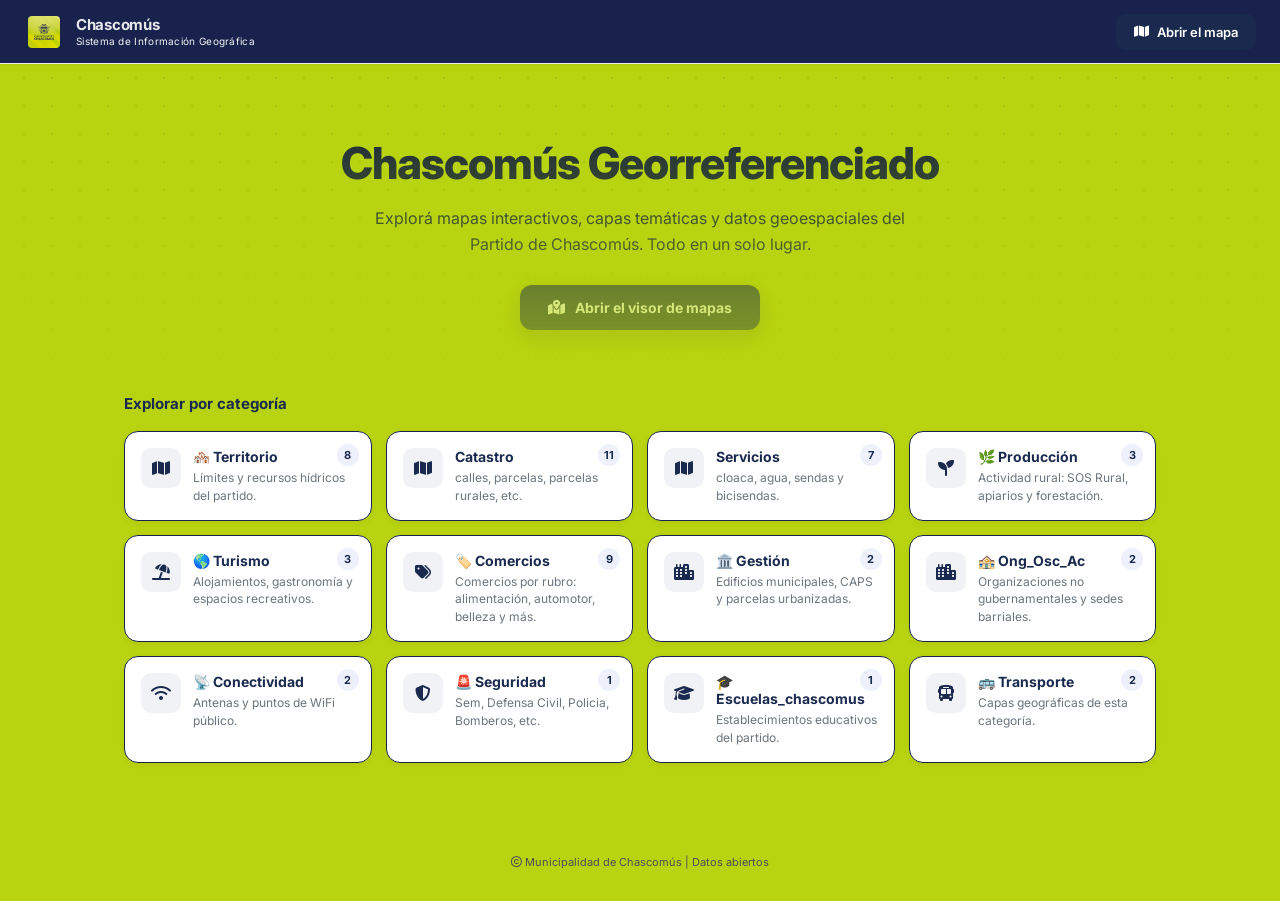
<file: index.html>
<!DOCTYPE html>
<html lang="es-AR">
<head>
    <meta charset="UTF-8">
    <meta name="viewport" content="width=device-width, initial-scale=1.0">
    <title>Chascomús SIG - Inicio</title>
    <meta name="description" content="Portal de mapas interactivos y capas geográficas del Partido de Chascomús. Territorio, comercios, turismo, servicios y más, todo en un solo lugar.">
    <meta name="theme-color" content="#1a2a4f">
    <meta name="apple-mobile-web-app-capable" content="yes">
    <meta name="apple-mobile-web-app-status-bar-style" content="black-translucent">

    <!-- Open Graph -->
    <meta property="og:title" content="Chascomús SIG - Portal Geográfico">
    <meta property="og:description" content="Explorá mapas interactivos, capas temáticas y datos geoespaciales del Partido de Chascomús.">
    <meta property="og:type" content="website">

    <!-- FAVICON -->
    <link rel="icon" type="image/jpeg" href="escudo.jpeg">
    <link rel="icon" type="image/svg+xml" href="data:image/svg+xml,<svg xmlns='http://www.w3.org/2000/svg' viewBox='0 0 100 100'><text y='.9em' font-size='90'>🏛️</text></svg>">
    <link rel="apple-touch-icon" href="iconos/icon-192.png">

    <!-- PWA Manifest -->
    <link rel="manifest" href="manifest.json">

    <!-- Resource Hints -->
    <link rel="preconnect" href="https://cdnjs.cloudflare.com" crossorigin>
    <link rel="dns-prefetch" href="https://fonts.googleapis.com">

    <!-- Font Awesome -->
    <link rel="stylesheet" href="https://cdnjs.cloudflare.com/ajax/libs/font-awesome/6.5.1/css/all.min.css" crossorigin="anonymous">

    <!-- Google Fonts -->
    <link href="https://fonts.googleapis.com/css2?family=Inter:wght@300;400;500;600;700;800&display=swap" rel="stylesheet" crossorigin="anonymous">

    <!-- Estilos -->
    <link rel="stylesheet" href="home.css">
</head>
<body>

<!-- HEADER -->
<header class="home-header" role="banner">
    <a href="index.html" class="home-logo" aria-label="Chascomús SIG - Inicio">
        <img src="escudo.jpeg" alt="Escudo Municipalidad de Chascomús">
        <div class="home-logo-text">
            <strong>Chascomús</strong>
            <span>Sistema de Información Geográfica</span>
        </div>
    </a>
    <a href="mapa.html" class="home-cta-btn">
        <i class="fas fa-map"></i> <span>Abrir el mapa</span>
    </a>
</header>

<main>
    <!-- HERO -->
    <section class="hero">
        <div class="hero-inner">
            <h1>Chascomús Georreferenciado</h1>
            <p>Explorá mapas interactivos, capas temáticas y datos geoespaciales del Partido de Chascomús. Todo en un solo lugar.</p>
            <a class="hero-cta" href="mapa.html">
                <i class="fas fa-map-location-dot"></i> Abrir el visor de mapas
            </a>
        </div>
    </section>

    <!-- CATEGORÍAS -->
    <section class="categories" aria-labelledby="categoriesTitle">
        <h2 id="categoriesTitle">Explorar por categoría</h2>
        <div class="category-grid" id="categoryGrid">
            <!-- Se completa dinámicamente desde json/home.js -->
        </div>
    </section>
</main>

<!-- FOOTER -->
<footer class="home-footer">
    <i class="far fa-copyright"></i> Municipalidad de Chascomús | Datos abiertos
</footer>

<script type="module" src="./json/home.js"></script>
</body>
</html>
</file>
<file: home.css>
* {
    margin: 0;
    padding: 0;
    box-sizing: border-box;
}

html, body {
    min-height: 100vh;
}

body {
    font-family: 'Inter', sans-serif;
    background: #b8d30f;
    color: #18224c;
    -webkit-font-smoothing: antialiased;
}

a {
    color: inherit;
}

:focus-visible {
    outline: 3px solid #b8d30f;
    outline-offset: 2px;
}

/* ============================================ */
/* HEADER */
/* ============================================ */
.home-header {
    position: sticky;
    top: 0;
    z-index: 100;
    height: 64px;
    background: #18224c;
    border-bottom: 1px solid #eceef2;
    box-shadow: 0 1px 3px rgba(16,24,40,0.04);
    display: flex;
    align-items: center;
    justify-content: space-between;
    padding: 0 24px;
}

.home-logo {
    display: flex;
    align-items: center;
    gap: 12px;
    text-decoration: none;
}

.home-logo img {
    width: 40px;
    height: 40px;
    border-radius: 8px;
    object-fit: cover;
    background: rgba(26,42,79,0.05);
    padding: 4px;
}

.home-logo-text {
    display: flex;
    flex-direction: column;
    line-height: 1.25;
}

.home-logo-text strong {
    font-size: 15px;
    font-weight: 700;
    color: #e7e9ed;
    letter-spacing: -0.3px;
}

.home-logo-text span {
    font-size: 10px;
    color: #f3f5f7;
    letter-spacing: 0.3px;
}

.home-cta-btn {
    display: flex;
    align-items: center;
    gap: 8px;
    background: #1a2a4f;
    color: white;
    text-decoration: none;
    font-size: 13px;
    font-weight: 600;
    padding: 10px 18px;
    border-radius: 10px;
    transition: background 0.2s, transform 0.2s;
}

.home-cta-btn:hover {
    background: #0f1a33;
    transform: translateY(-1px);
}

/* ============================================ */
/* HERO */
/* ============================================ */
.hero {
    position: relative;
    text-align: center;
    padding: 72px 24px 56px;
    overflow: hidden;
    background-image: radial-gradient(rgba(3, 24, 74, 0.08) 1.5px, transparent 1.5px);
    background-size: 28px 28px;
    background-position: center top;
    -webkit-mask-image: linear-gradient(to bottom, black, transparent 135%);
            mask-image: linear-gradient(to bottom, black, transparent 135%);
}

.hero-inner {
    position: relative;
    max-width: 720px;
    margin: 0 auto;
}

.hero h1 {
    font-size: clamp(28px, 4.5vw, 44px);
    font-weight: 800;
    color: #020e41;
    letter-spacing: -1px;
    margin-bottom: 16px;
}

.hero p {
    font-size: 16px;
    color: #020e41;
    line-height: 1.6;
    max-width: 560px;
    margin: 0 auto 28px;
}

.hero-cta {
    display: inline-flex;
    align-items: center;
    gap: 10px;
    background: #1a2a4f;
    color: white;
    text-decoration: none;
    font-size: 14px;
    font-weight: 700;
    padding: 14px 28px;
    border-radius: 12px;
    box-shadow: 0 8px 20px rgba(26,42,79,0.25);
    transition: transform 0.2s, box-shadow 0.2s;
}

.hero-cta:hover {
    transform: translateY(-1px);
    box-shadow: 0 12px 26px rgba(7, 25, 69, 0.3);
}

.hero-cta i {
    font-size: 15px;
}

/* ============================================ */
/* SECCIÓN DE CATEGORÍAS */
/* ============================================ */
.categories {
    max-width: 1080px;
    margin: 0 auto;
    padding: 8px 24px 72px;
}

.categories h2 {
    font-size: 15px;
    font-weight: 700;
    color: #1a2a4f;
    margin-bottom: 18px;
}

.category-grid {
    display: grid;
    grid-template-columns: repeat(auto-fill, minmax(230px, 1fr));
    gap: 14px;
}

.category-card {
    position: relative;
    display: flex;
    align-items: flex-start;
    gap: 12px;
    background: white;
    border: 1px solid #18224c;
    border-radius: 14px;
    padding: 16px;
    text-decoration: none;
    color: inherit;
    box-shadow: 0 2px 8px rgba(16,24,40,0.04);
    transition: transform 0.18s ease, box-shadow 0.18s ease, border-color 0.18s ease;
}

.category-card:hover {
    transform: translateY(-3px);
    border-color: #d8dee8;
    box-shadow: 0 10px 24px rgba(16,24,40,0.1);
}

.category-icon {
    flex-shrink: 0;
    width: 40px;
    height: 40px;
    border-radius: 10px;
    background: #f0f2f5;
    color: #1a2a4f;
    font-size: 16px;
    display: flex;
    align-items: center;
    justify-content: center;
}

.category-body h3 {
    font-size: 14px;
    font-weight: 700;
    color: #1a2a4f;
    margin-bottom: 4px;
}

.category-body p {
    font-size: 12px;
    color: #6c757d;
    line-height: 1.45;
}

.category-count {
    position: absolute;
    top: 12px;
    right: 12px;
    min-width: 22px;
    height: 22px;
    padding: 0 6px;
    border-radius: 20px;
    background: #eef1fb;
    color: #1a2a4f;
    font-size: 11px;
    font-weight: 700;
    display: flex;
    align-items: center;
    justify-content: center;
}

/* ============================================ */
/* FOOTER */
/* ============================================ */
.home-footer {
    text-align: center;
    padding: 20px 24px 32px;
    font-size: 11px;
    color: #4b4e51;
}

/* ============================================ */
/* RESPONSIVE */
/* ============================================ */
@media (max-width: 768px) {
    .home-header {
        padding: 0 16px;
    }

    .home-cta-btn span {
        display: none;
    }

    .hero {
        padding: 48px 16px 40px;
    }

    .categories {
        padding: 8px 16px 56px;
    }

    .category-grid {
        grid-template-columns: 1fr 1fr;
        gap: 10px;
    }
}

@media (max-width: 460px) {
    .category-grid {
        grid-template-columns: 1fr;
    }
}
</file>
